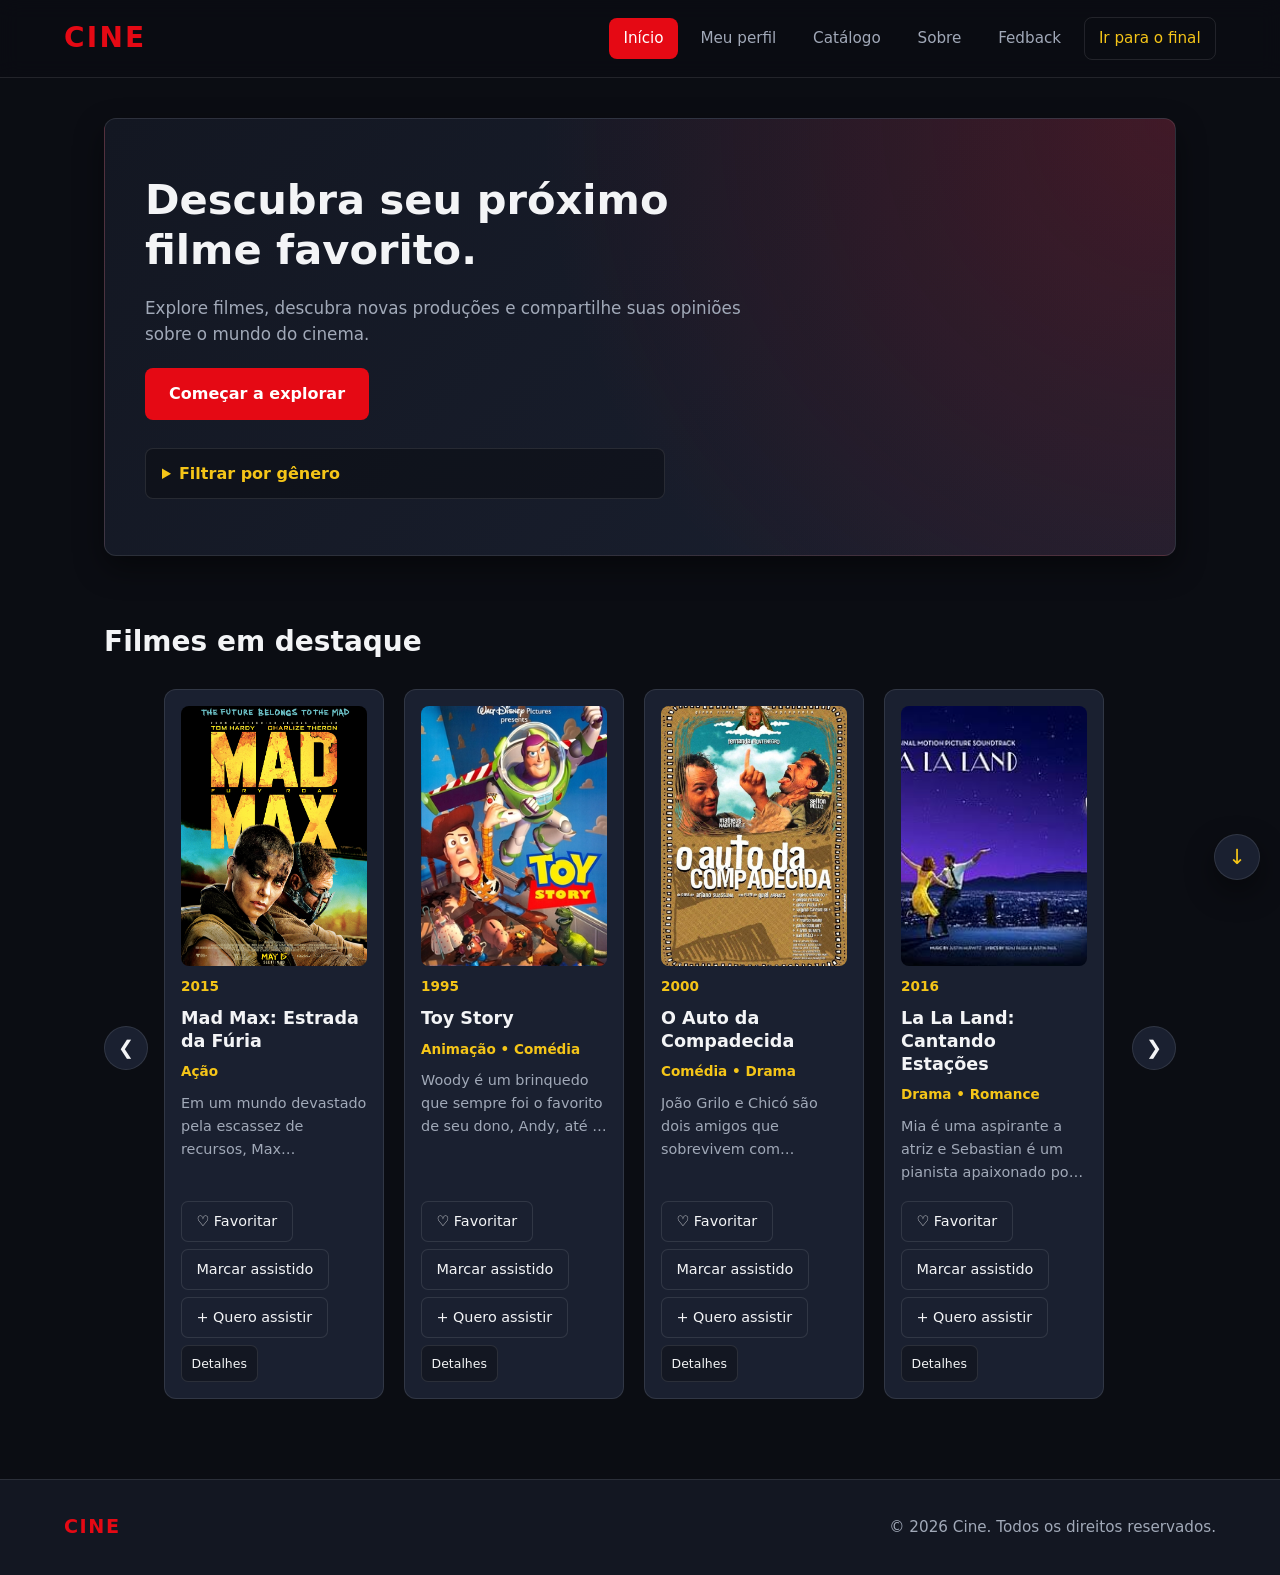
<file: index.html>
<!DOCTYPE html>
<html lang="pt-BR">
<head>
    <meta charset="UTF-8">
    <meta name="viewport" content="width=device-width, initial-scale=1.0">
    <title>Cine | Descubra novos filmes</title>
    <link rel="stylesheet" href="style.css">
    <script src="script.js" defer></script>
</head>
<body>
    <header>
        <h1>Cine</h1>
        <nav aria-label="Navegação principal">
            <ul>
                <li><a href="index.html" aria-current="page">Início</a></li>
                <li><a href="perfil.html">Meu perfil</a></li>
                <li><a href="filmes.html">Catálogo</a></li>
                <li><a href="sobre.html">Sobre</a></li>
                <li><a href="feedback.html">Fedback</a></li>
            </ul>
        </nav>
    </header>
    <main>
        <section class="apresentacao">
            <h2>Descubra seu próximo filme favorito.</h2>
            <p>Explore filmes, descubra novas produções e compartilhe suas opiniões sobre o mundo do cinema.</p>
            <a href="filmes.html">Começar a explorar</a>

            <details>
                <summary>Filtrar por gênero</summary>
                <ul>
                    <li><a href="filmes.html?genero=acao">Ação</a></li>
                    <li><a href="filmes.html?genero=animacao">Animação</a></li>
                    <li><a href="filmes.html?genero=comedia">Comédia</a></li>
                    <li><a href="filmes.html?genero=drama">Drama</a></li>
                    <li><a href="filmes.html?genero=romance">Romance</a></li>
                    <li><a href="filmes.html?genero=terror">Terror</a></li>
                </ul>
            </details>
        </section>
        
        <section class="filmes-destaque">
            <h2>Filmes em destaque</h2>

            <div class="carrossel">
                <button type="button" class="anterior" aria-label="Filmes anteriores">&#10094;</button>

                <div class="carrossel-filmes">
                    <!--Os cinco filmes em destaque serão adicionados pelo JS-->
                </div>
                    
                <button type="button" class="proximo" aria-label="Próximos filmes">&#10095;</button>
            </div>
        </section>
    </main>
    <footer>
        <p>Cine</p>
        <p>&copy; 2026 Cine. Todos os direitos reservados.</p>
    </footer>
</body>
</html>
</file>
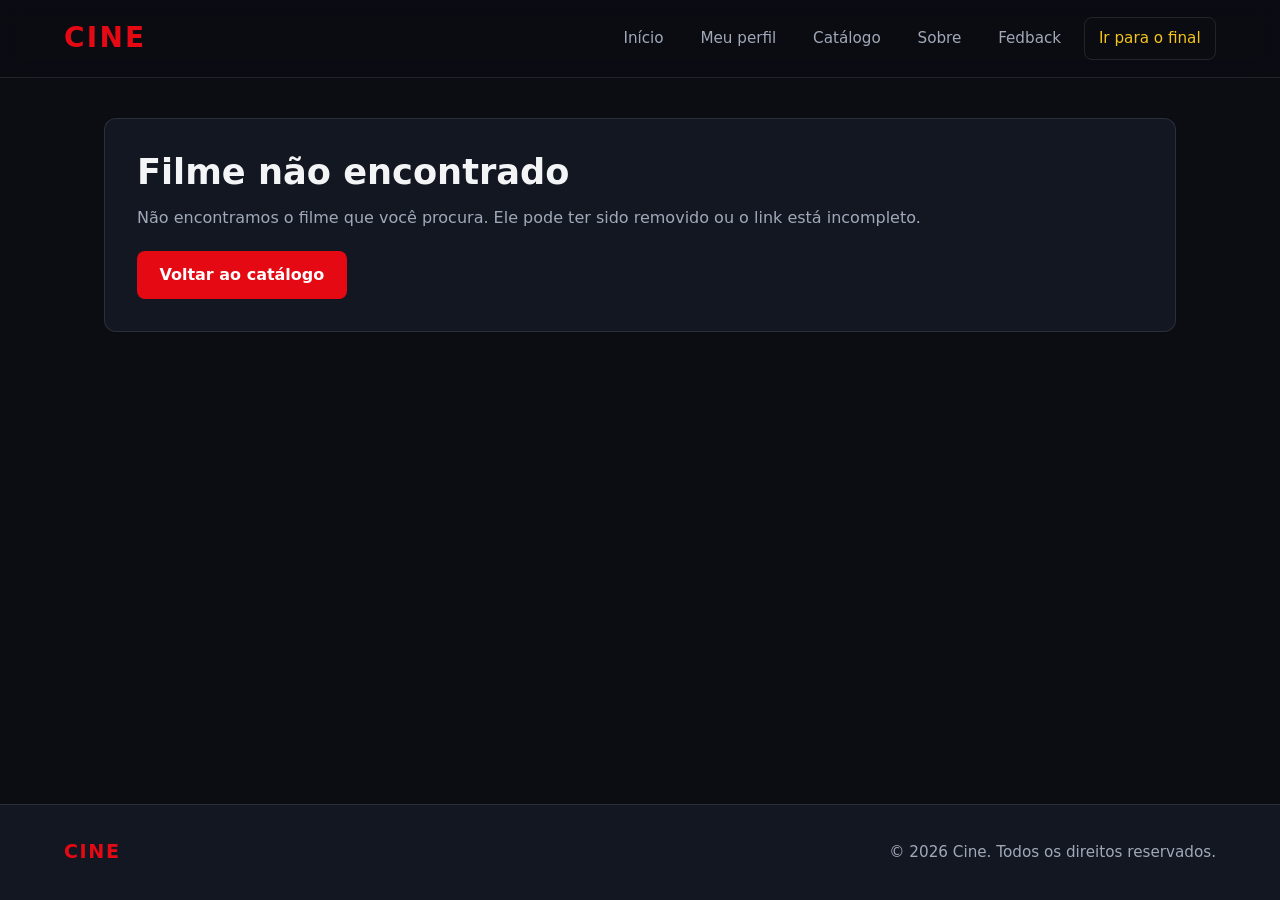
<file: detalhes.html>
<!DOCTYPE html>
<html lang="pt-BR">
<head>
    <meta charset="UTF-8">
    <meta name="viewport" content="width=device-width, initial-scale=1.0">
    <title>Detalhes do filme | Cine</title>
    <link rel="stylesheet" href="style.css">
    <script src="script.js" defer></script>
</head>
<body>
    <header>
        <h1>Cine</h1>
        <nav aria-label="Navegação principal">
            <ul>
                <li><a href="index.html">Início</a></li>
                <li><a href="perfil.html">Meu perfil</a></li>
                <li><a href="filmes.html">Catálogo</a></li>
                <li><a href="sobre.html">Sobre</a></li>
                <li><a href="feedback.html">Fedback</a></li>
            </ul>
        </nav>
    </header>
    <main>
        <section class="detalhes-filme">
            <h2 id="titulo-filme"></h2>

            <img src="" alt="Pôster do filme" id="poster-filme">

            <p id="ano-filme"></p>
            <p id="genero-filme"></p>

            <h3>Sinopse</h3>
            <p id="sinopse-filme"></p>

            <div class="acoes-filme">
                <button type="button" id="botao-favoritar">Adicionar aos favoritos</button>
                <button type="button" id="botao-assistido">Marcar como assistido</button>
                <button type="button" id="botao-lista">Quero assistir</button>
            </div>

            <div class="avaliacao-filme">
                <h3>Avalie este filme</h3>
                <label for="avaliacao">Sua nota:</label>
                <input type="range" id="avaliacao" name="avaliacao" min="0" max="5" step="0.5" value="2.5">
            </div>
        </section>

        <section class="comentarios">
            <h2>Comentários</h2>

            <form id="form-comentario">
                <label for="comentario">Deixe sua opinião:</label>
                <textarea id="comentario" name="comentario" rows="5" placeholder="Escreva seu comentário..." required></textarea>

                <button type="submit">Enviar comentário</button>
            </form>

            <div class="lista-comentarios">
                <!--Os comentários serão adicionados pelo JS-->
            </div>
        </section>
    </main>
    <footer>
        <p>Cine</p>
        <p>&copy; 2026 Cine. Todos os direitos reservados.</p>
    </footer>
</body>
</html>
</file>
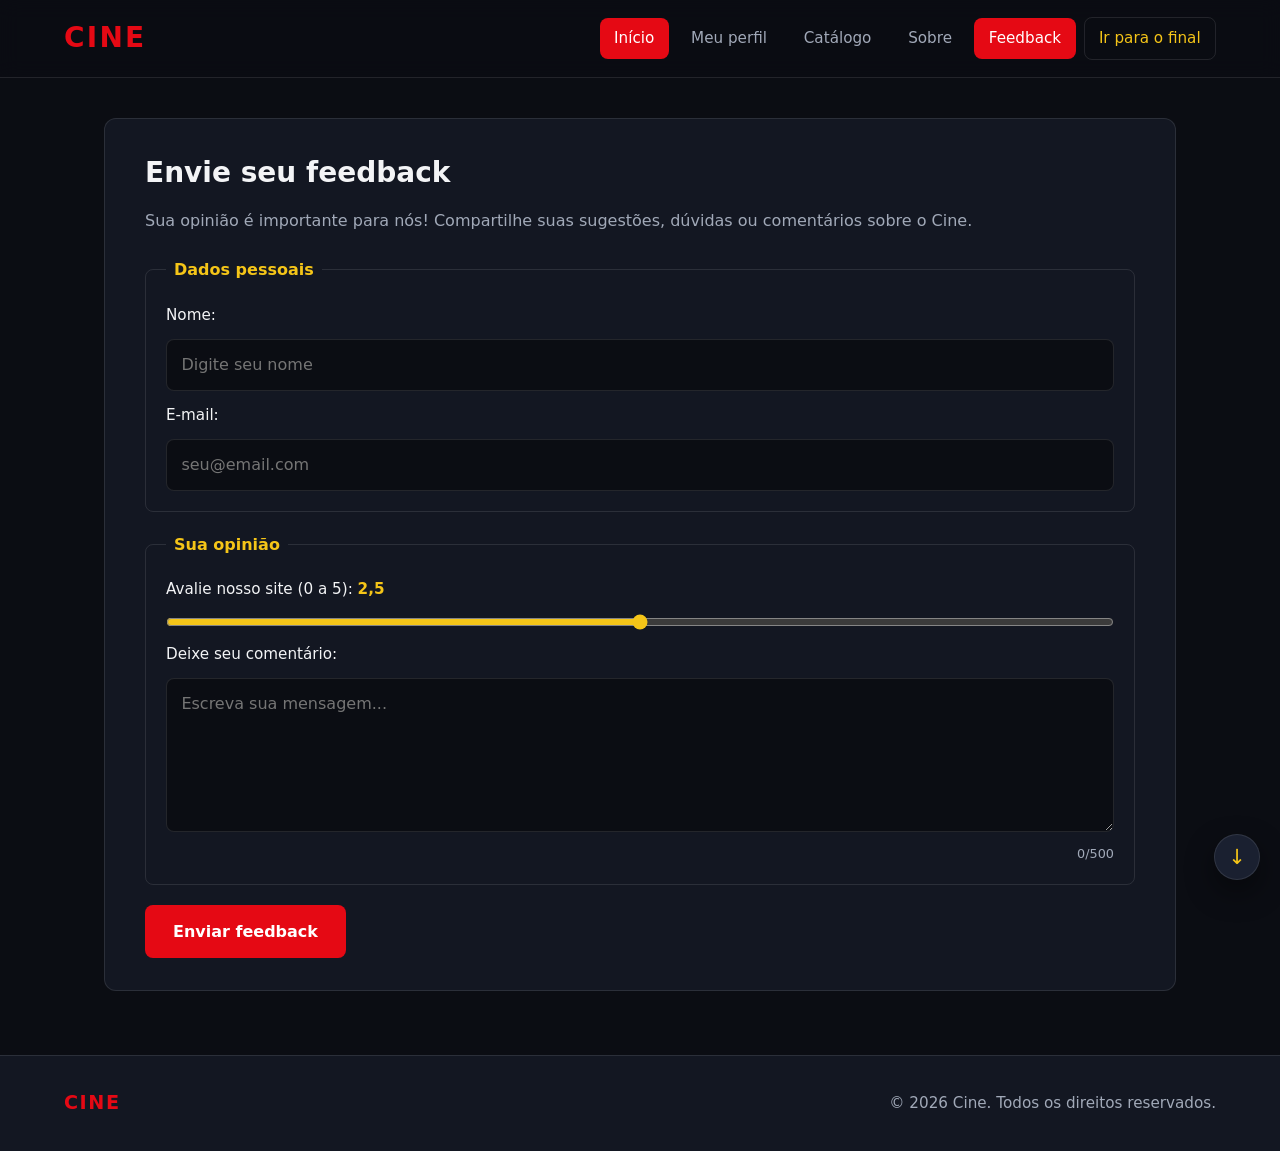
<file: feedback.html>
<!DOCTYPE html>
<html lang="pt-BR">
<head>
    <meta charset="UTF-8">
    <meta name="viewport" content="width=device-width, initial-scale=1.0">
    <title>Avalie nosso site</title>
    <link rel="stylesheet" href="style.css">
    <script src="script.js" defer></script>
</head>
<body>
    <header>
        <h1>Cine</h1>
        <nav aria-label="Navegação principal">
            <ul>
                <li><a href="index.html" aria-current="page">Início</a></li>
                <li><a href="perfil.html">Meu perfil</a></li>
                <li><a href="filmes.html">Catálogo</a></li>
                <li><a href="sobre.html">Sobre</a></li>
                <li><a href="feedback.html" aria-current="page">Feedback</a></li>
            </ul>
        </nav>
    </header>
    <main>
        <section class="feedback" id="feedback">
            <h2>Envie seu feedback</h2>
            <p>Sua opinião é importante para nós!
                Compartilhe suas sugestões, dúvidas ou comentários sobre o Cine.
            </p>

            <form id="form-feedback">
                <fieldset>
                    <legend>Dados pessoais</legend>
                        
                        <label for="nome">Nome:</label>
                        <input type="text" id="nome" name="nome" placeholder="Digite seu nome" required>
                        
                        <label for="email">E-mail:</label>
                        <input type="email" id="email" name="email" placeholder="seu@email.com" required>
                </fieldset>
                <fieldset>
                    <legend>Sua opinião</legend>
                    
                    <label for="avaliacao">Avalie nosso site (0 a 5):</label>
                    <input type="range" id="avaliacao" name="avaliacao" min="0" max="5" step="0.5" value="2.5">
                    
                    <label for="mensagem">Deixe seu comentário:</label>
                    <textarea id="mensagem" name="mensagem" rows="5" placeholder="Escreva sua mensagem..." required></textarea>
                </fieldset>

                <button type="submit">Enviar feedback</button>
            </form>
        </section>
    </main>
    <footer>
        <p>Cine</p>
        <p>&copy; 2026 Cine. Todos os direitos reservados.</p>
    </footer>
</body>
</html>
</file>
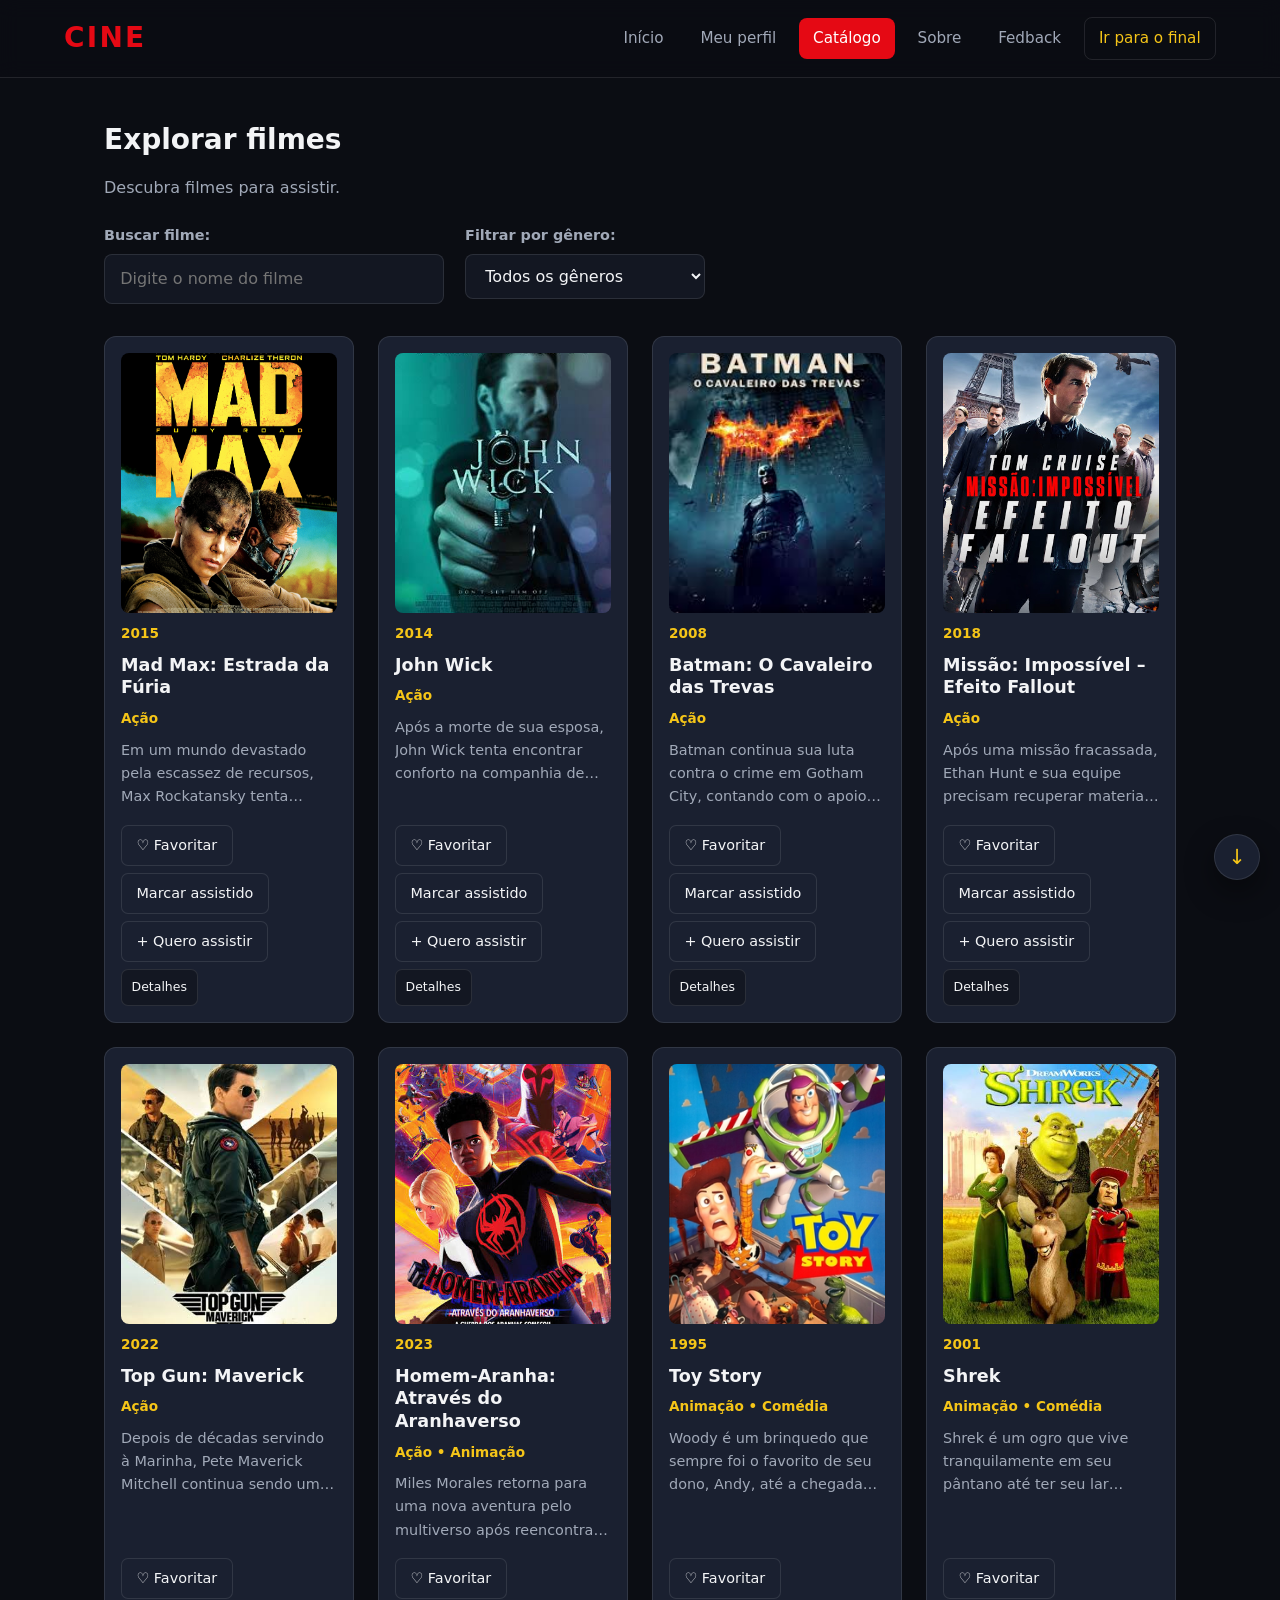
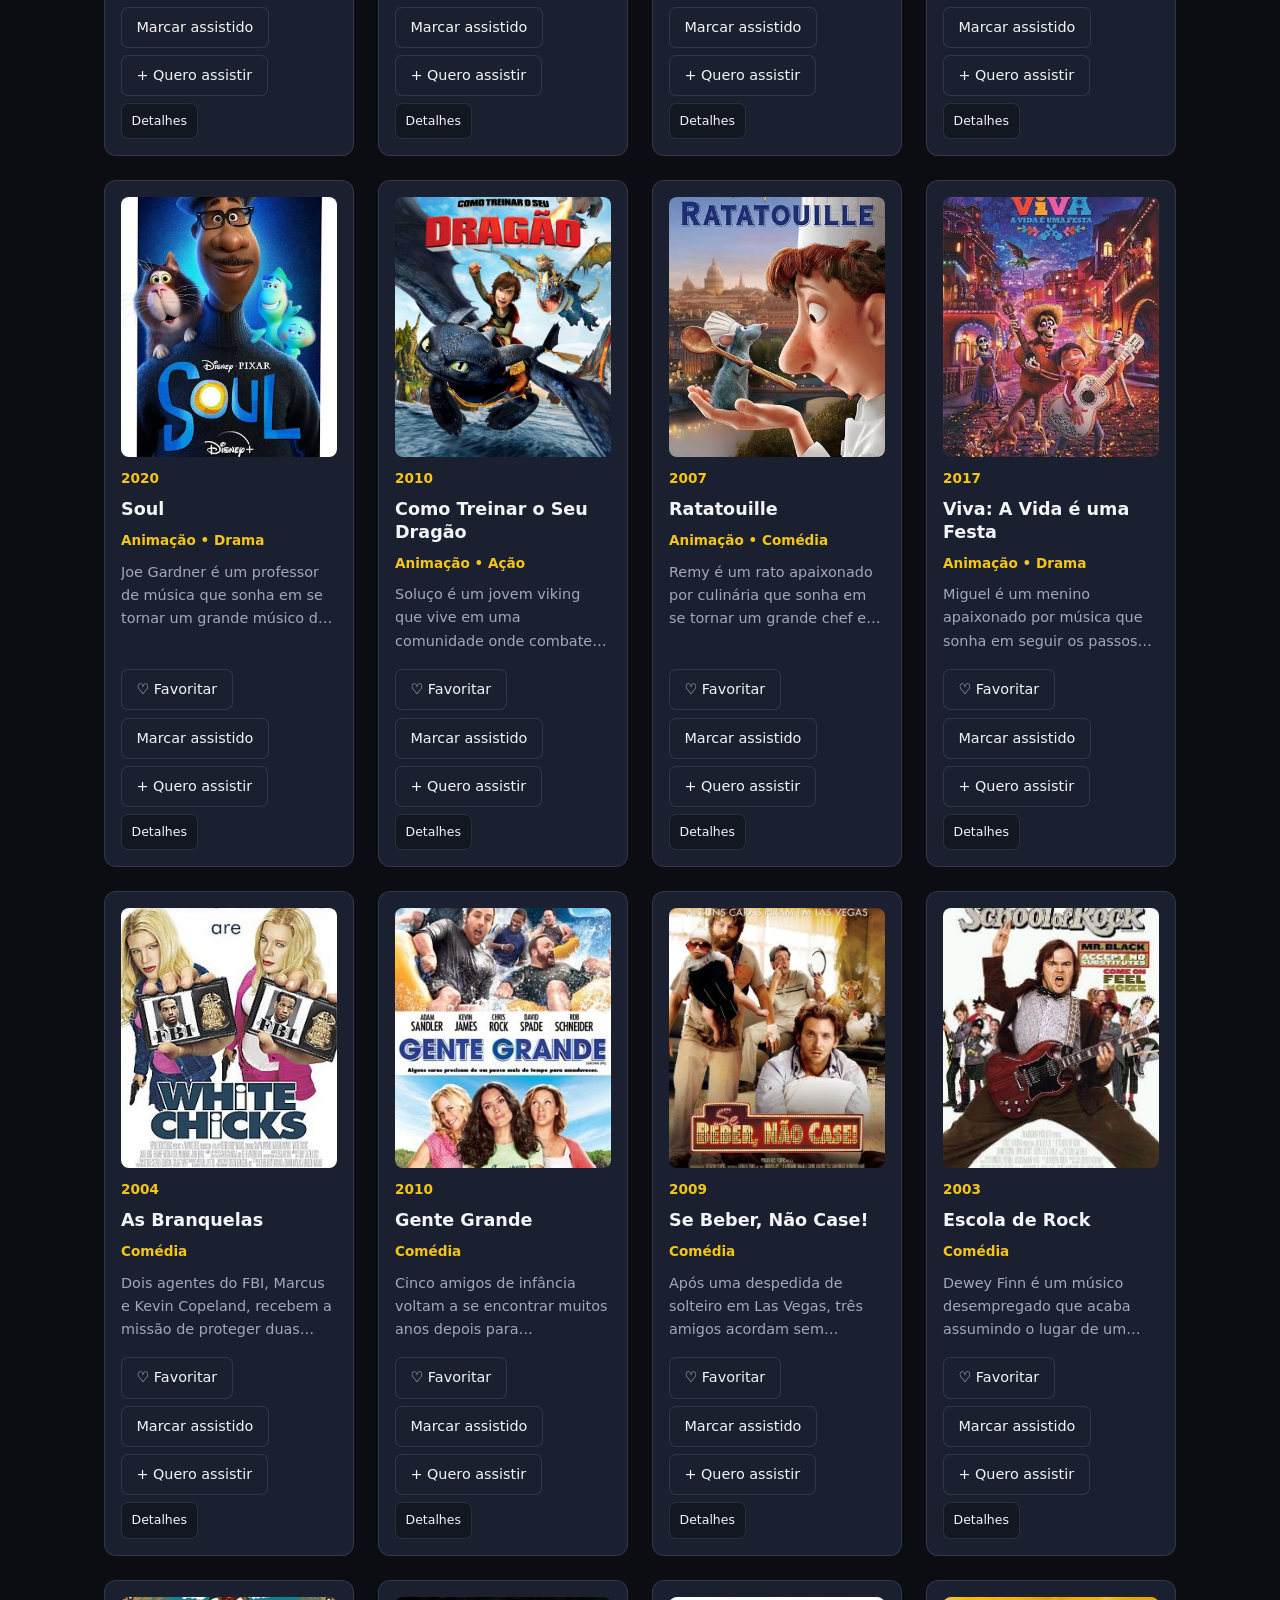
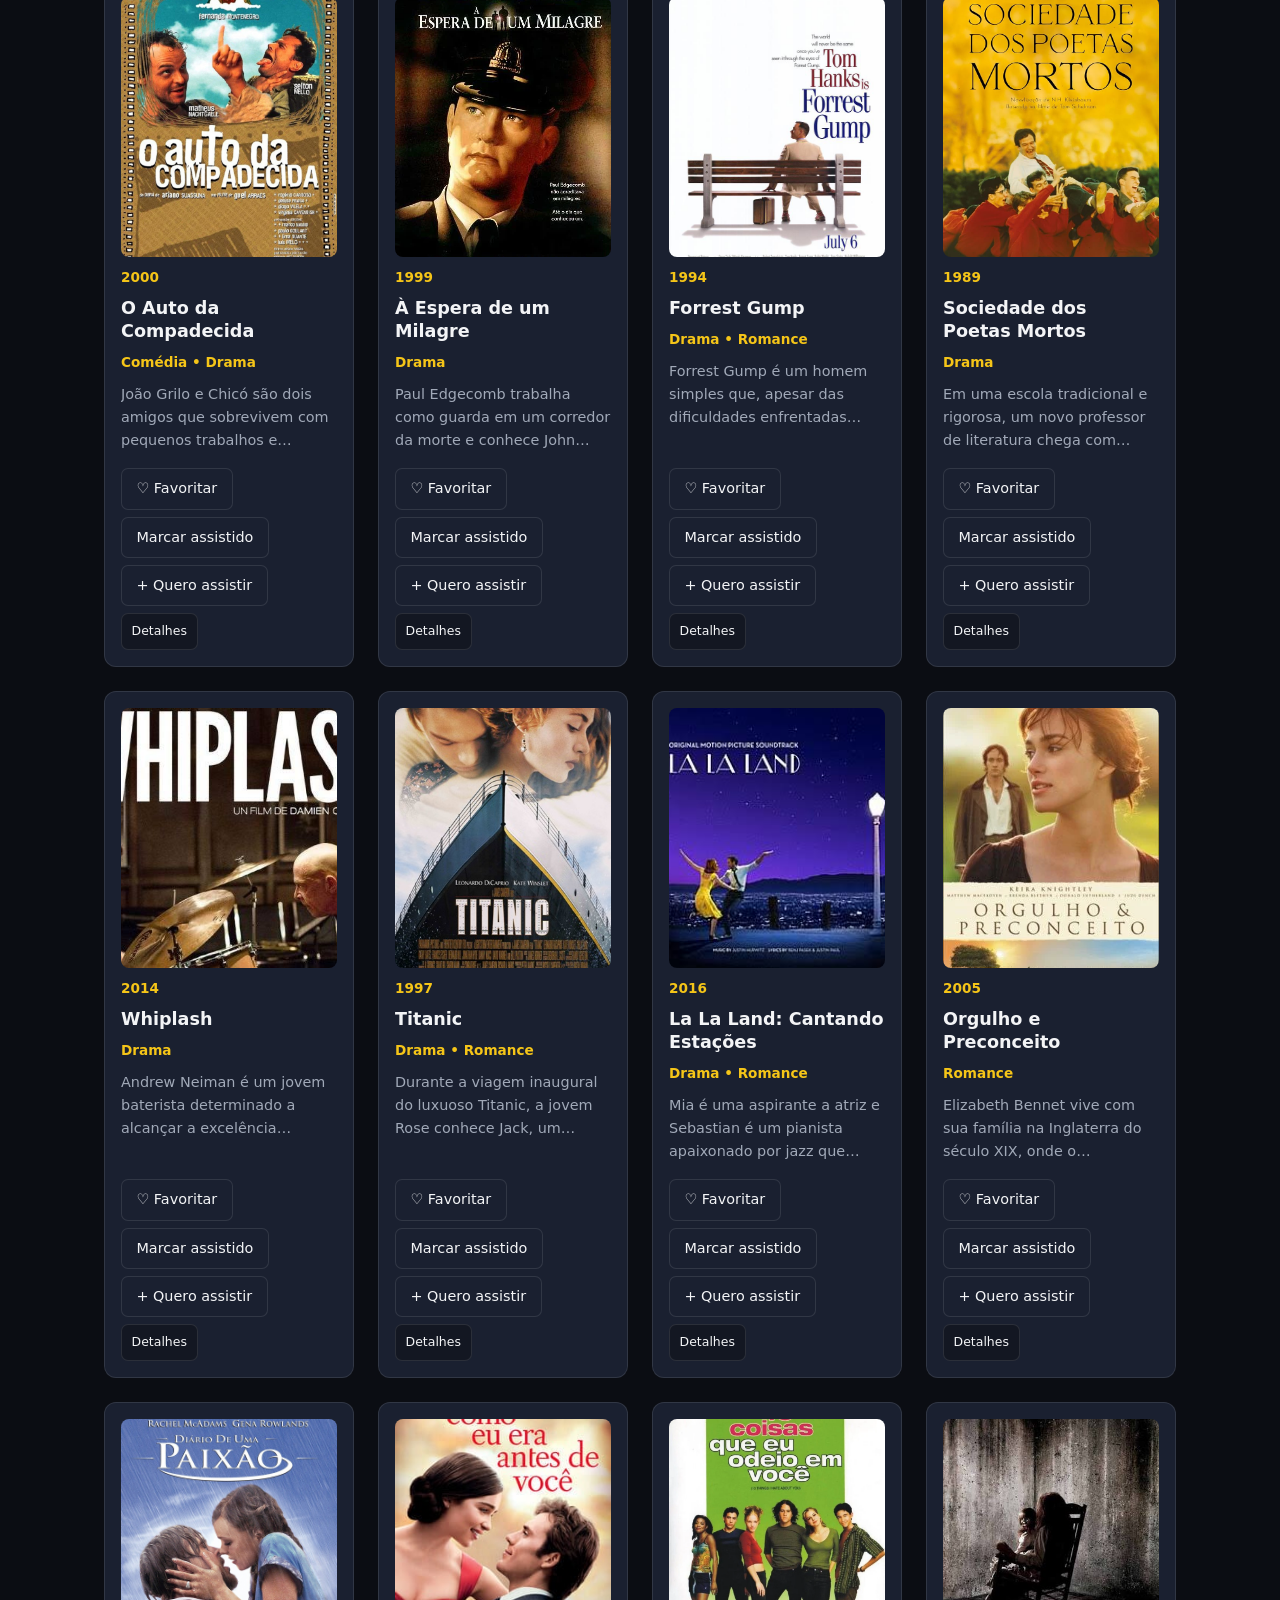
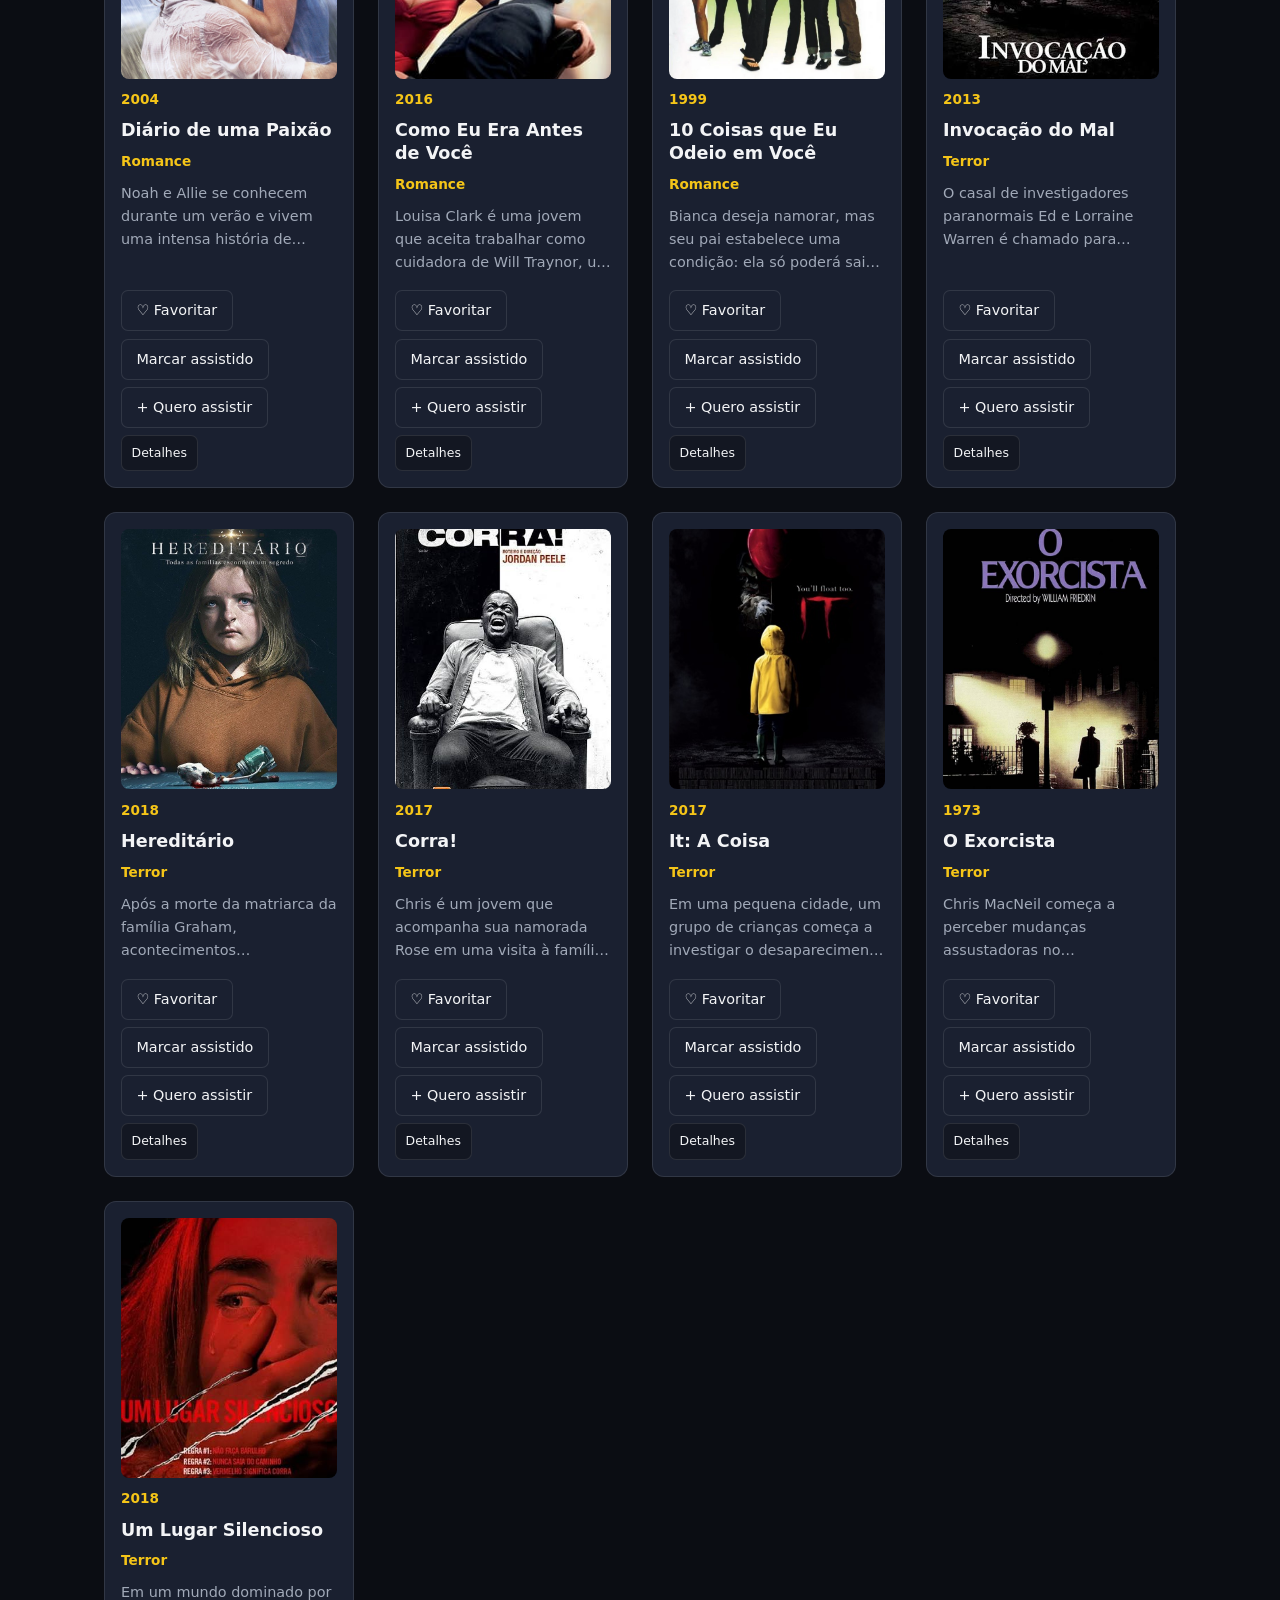
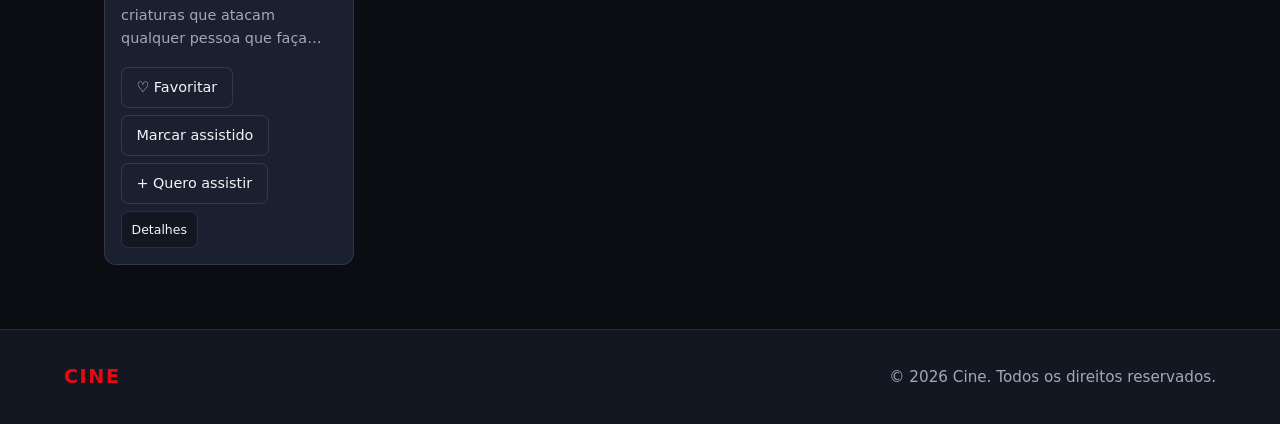
<file: filmes.html>
<!DOCTYPE html>
<html lang="pt-BR">
<head>
    <meta charset="UTF-8">
    <meta name="viewport" content="width=device-width, initial-scale=1.0">
    <title>Catálogo | Cine</title>
    <link rel="stylesheet" href="style.css">
    <script src="script.js" defer></script>
</head>
<body>
    <header>
        <h1>Cine</h1>
        <nav aria-label="Navegação principal">
            <ul>
                <li><a href="index.html">Início</a></li>
                <li><a href="perfil.html">Meu perfil</a></li>
                <li><a href="filmes.html" aria-current="page">Catálogo</a></li>
                <li><a href="sobre.html">Sobre</a></li>
                <li><a href="feedback.html">Fedback</a></li>
            </ul>
        </nav>
    </header>
    <main>
        <section class="catalogo">
            <h2>Explorar filmes</h2>
            <p>Descubra filmes para assistir.</p>

            <div class="busca-filmes">
                <label for="busca">Buscar filme:</label>
                <input type="search" id="busca" name="busca" placeholder="Digite o nome do filme">
            </div>

            <div class="filtro-genero">
                <label for="genero">Filtrar por gênero:</label>
                <select id="genero" name="genero">
                    <option value="todos">Todos os gêneros</option>
                    <option value="acao">Ação</option>
                    <option value="animacao">Animação</option>
                    <option value="comedia">Comédia</option>
                    <option value="drama">Drama</option>
                    <option value="romance">Romance</option>
                    <option value="terror">Terror</option>
                </select>
            </div>

            <div class="lista-filmes">
                <!--OS filmes serão adicionados pelo JS-->
            </div>
            <p id="mensagem-vazia" hidden>Nenhum filme encontrado.</p>
        </section>
    </main>
    <footer>
        <p>Cine</p>
        <p>&copy; 2026 Cine. Todos os direitos reservados.</p>
    </footer>
</body>
</html>
</file>
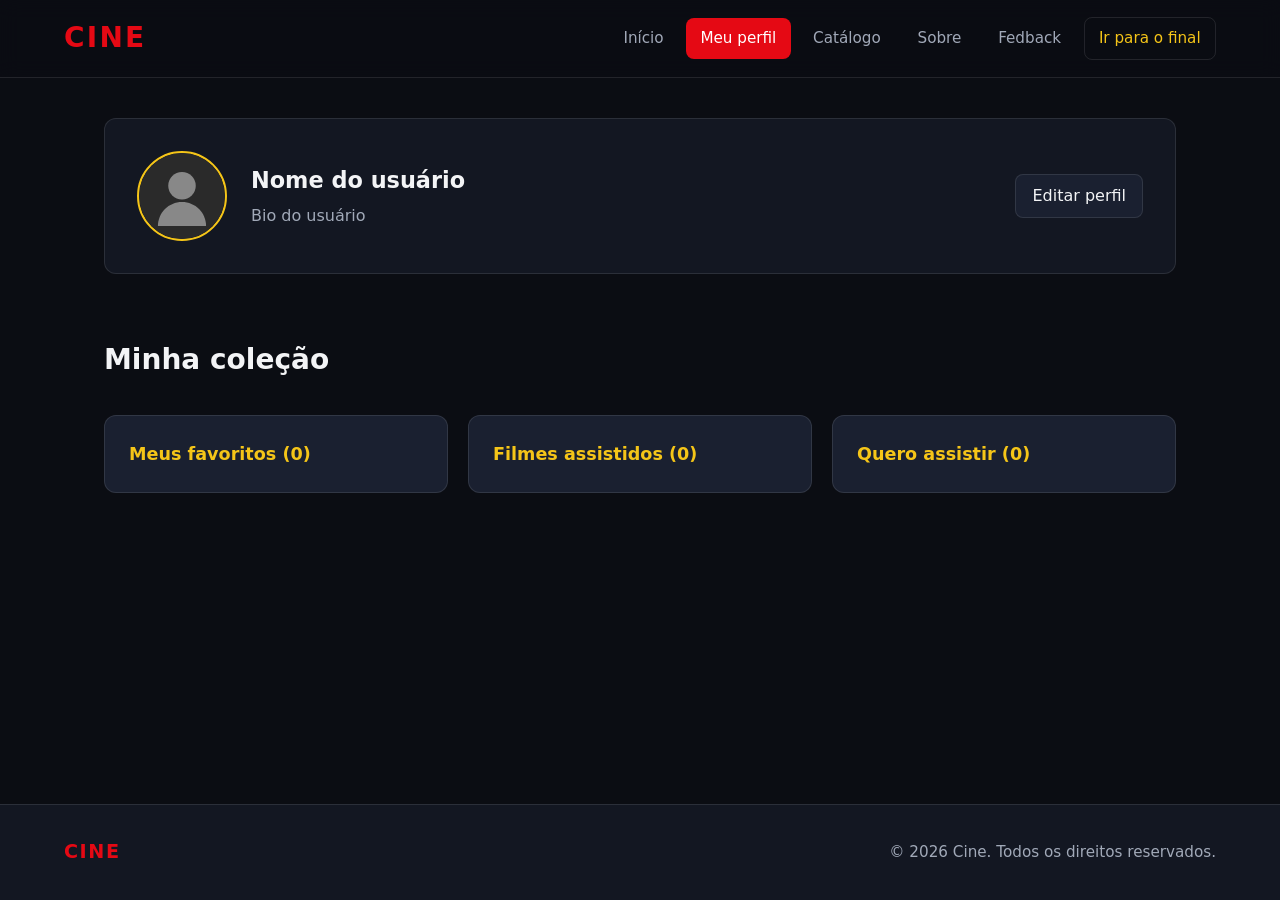
<file: perfil.html>
<!DOCTYPE html>
<html lang="pt-BR">
<head>
    <meta charset="UTF-8">
    <meta name="viewport" content="width=device-width, initial-scale=1.0">
    <title>Perfil | Cine</title>
    <link rel="stylesheet" href="style.css">
    <script src="script.js" defer></script>
</head>
<body>
    <header>
        <h1>Cine</h1>
        <nav aria-label="Navegação principal">
            <ul>
                <li><a href="index.html">Início</a></li>
                <li><a href="perfil.html" aria-current="page">Meu perfil</a></li>
                <li><a href="filmes.html">Catálogo</a></li>
                <li><a href="sobre.html">Sobre</a></li>
                <li><a href="feedback.html">Fedback</a></li>
            </ul>
        </nav>
    </header>
    <main>
        <section class="perfil-usuario">
            <img src="https://img.magnific.com/vetores-premium/[base64].jpg?semt=ais_hybrid&w=740&q=80" alt="Foto de perfil do usuário">

            <div>
                <h2>Nome do usuário</h2>
                <p>Bio do usuário</p>
            </div>
        </section>
        
        <section class="minha-colecao">
            <h2>Minha coleção</h2>

            <div class="colecao-links">
                <button type="button" class="colecao-item" id="botao-favoritos" aria-expanded="false">Meus favoritos</button>

                <button type="button" class="colecao-item" id="botao-assistidos" aria-expanded="false">Filmes assistidos</button>

                <button type="button" class="colecao-item" id="botao-quero-assistir" aria-expanded="false">Quero assistir</button>
            </div>

            <div id="favoritos" hidden>
                <!--FIlmes serão adicionados pelo JS-->
            </div>
            <div id="assistidos" hidden>
                <!--FIlmes serão adicionados pelo JS-->
            </div>
            <div id="quero-assistir" hidden>
                <!--FIlmes serão adicionados pelo JS-->
            </div>
        </section>
    </main>
    <footer>
        <p>Cine</p>
        <p>&copy; 2026 Cine. Todos os direitos reservados.</p>
    </footer>
</body>
</html>
</file>
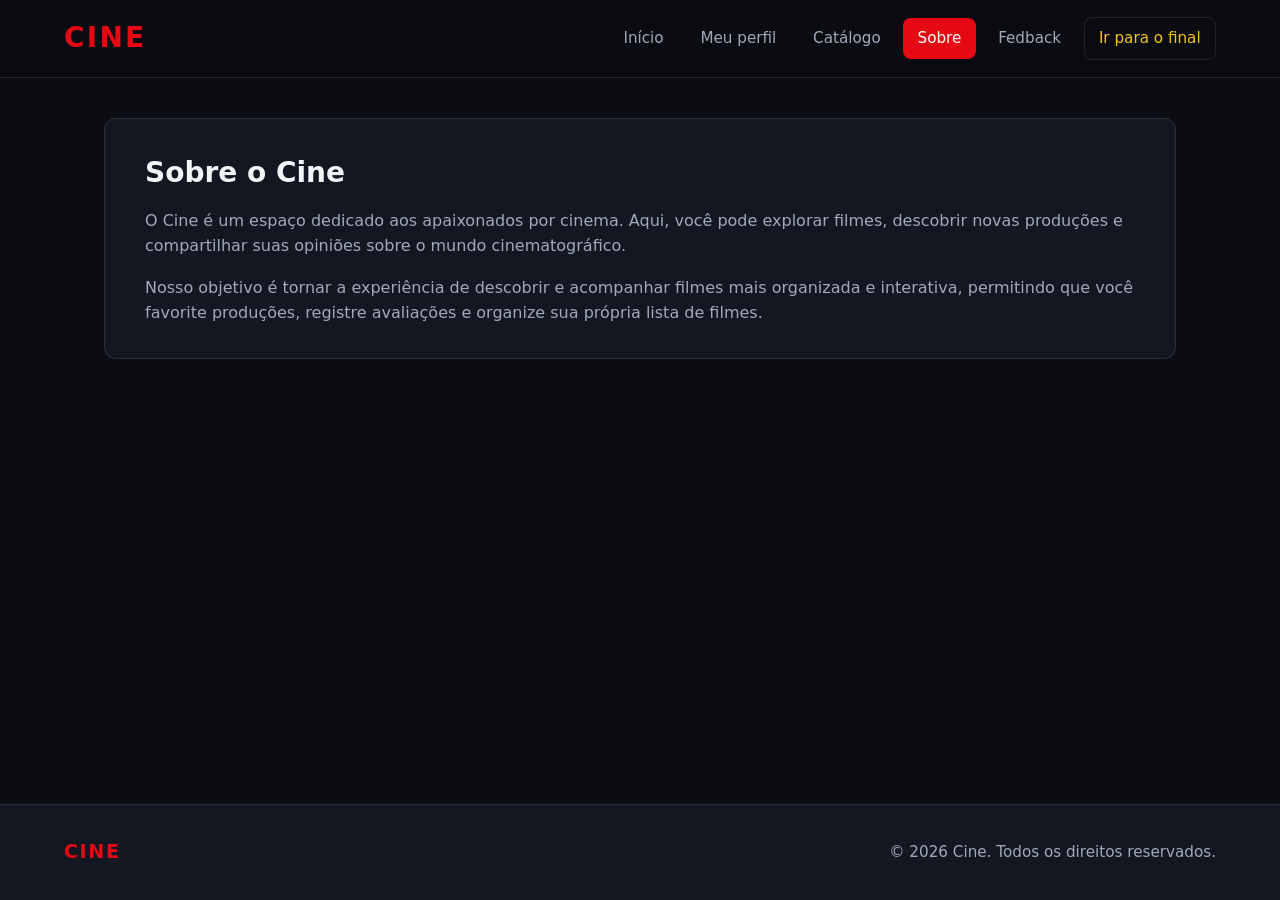
<file: sobre.html>
<!DOCTYPE html>
<html lang="pt-BR">
<head>
    <meta charset="UTF-8">
    <meta name="viewport" content="width=device-width, initial-scale=1.0">
    <title>Sobre | Cine</title>
    <link rel="stylesheet" href="style.css">
    <script src="script.js" defer></script>
</head>
<body>
    <header>
        <h1>Cine</h1>
        <nav aria-label="Navegação principal">
            <ul>
                <li><a href="index.html">Início</a></li>
                <li><a href="perfil.html">Meu perfil</a></li>
                <li><a href="filmes.html">Catálogo</a></li>
                <li><a href="sobre.html" aria-current="page">Sobre</a></li>
                <li><a href="feedback.html">Fedback</a></li>
            </ul>
        </nav>
    </header>
    <main>
        <section class="sobre-cine">
            <h2>Sobre o Cine</h2>

            <p>O Cine é um espaço dedicado aos apaixonados por cinema. Aqui, você pode explorar filmes, descobrir novas produções e compartilhar suas opiniões sobre o mundo cinematográfico.</p>
            <p>Nosso objetivo é tornar a experiência de descobrir e acompanhar filmes mais organizada e interativa, permitindo que você favorite produções, registre avaliações e organize sua própria lista de filmes.</p>
        </section>
    </main>
    <footer>
        <p>Cine</p>
        <p>&copy; 2026 Cine. Todos os direitos reservados.</p>
    </footer>
</body>
</html>
</file>
<file: style.css>
:root {
    --bg-principal: #0b0d13;
    --bg-secundario: #131722;
    --bg-card: #1a2030;
    --bg-card-hover: #222a3f;
    --borda: rgba(255, 255, 255, 0.1);
    --texto-principal: #f3f4f6;
    --texto-secundario: #a1a9b8;
    --destaque: #e50914;
    --destaque-hover: #ff1f2b;
    --dourado: #f5c518;
    --sucesso: #22c55e;
    --sombra: 0 12px 30px rgba(0, 0, 0, 0.45);
    --raio: 12px;
    --transicao: 0.25s ease;
}

* {
    margin: 0;
    padding: 0;
    box-sizing: border-box;
}

html {
    scroll-behavior: smooth;
}

body {
    font-family: system-ui, -apple-system, "Segoe UI", Roboto, Helvetica, Arial, sans-serif;
    background-color: var(--bg-principal);
    color: var(--texto-principal);
    line-height: 1.6;
    min-height: 100vh;
    display: flex;
    flex-direction: column;
}

a {
    color: inherit;
    text-decoration: none;
}

ul {
    list-style: none;
}

img {
    max-width: 100%;
    display: block;
}

button,
input,
select,
textarea {
    font: inherit;
    color: inherit;
}

/* Cabeçalho */
header {
    position: sticky;
    top: 0;
    z-index: 100;
    background-color: rgba(11, 13, 19, 0.92);
    backdrop-filter: blur(10px);
    border-bottom: 1px solid var(--borda);
    padding: 1rem 5%;
    display: flex;
    align-items: center;
    justify-content: space-between;
    gap: 1.5rem;
}

header h1 {
    font-size: 1.75rem;
    font-weight: 800;
    letter-spacing: 0.08em;
    text-transform: uppercase;
    color: var(--destaque);
}

header nav ul {
    display: flex;
    align-items: center;
    flex-wrap: wrap;
    gap: 0.5rem;
}

header nav a {
    display: inline-block;
    padding: 0.5rem 0.9rem;
    border-radius: 8px;
    font-size: 0.95rem;
    font-weight: 500;
    color: var(--texto-secundario);
    transition: background-color var(--transicao), color var(--transicao);
}

header nav a:hover,
header nav a:focus-visible {
    background-color: var(--bg-card);
    color: var(--texto-principal);
}

header nav a[aria-current="page"] {
    background-color: var(--destaque);
    color: #ffffff;
}

header nav a[href="#final"] {
    border: 1px solid var(--borda);
    color: var(--dourado);
}

header nav a[href="#final"]:hover,
header nav a[href="#final"]:focus-visible {
    border-color: var(--dourado);
    background-color: rgba(245, 197, 24, 0.12);
}

/* Conteúdo principal */
main {
    flex: 1;
    width: 100%;
    max-width: 1200px;
    margin: 0 auto;
    padding: 2.5rem 5% 4rem;
    display: flex;
    flex-direction: column;
    gap: 4rem;
}

section {
    scroll-margin-top: 5.5rem;
}

section > h2 {
    font-size: 1.75rem;
    font-weight: 700;
    margin-bottom: 0.75rem;
    color: var(--texto-principal);
}

/* Apresentação (Hero) */
.apresentacao {
    background: radial-gradient(circle at top right, rgba(229, 9, 20, 0.2), transparent 55%),
                linear-gradient(135deg, var(--bg-secundario), var(--bg-card));
    border: 1px solid var(--borda);
    border-radius: var(--raio);
    padding: 3.5rem 2.5rem;
    box-shadow: var(--sombra);
    display: flex;
    flex-direction: column;
    align-items: flex-start;
    gap: 1.25rem;
}

.apresentacao h2 {
    font-size: clamp(1.8rem, 4vw, 2.6rem);
    line-height: 1.2;
    max-width: 22ch;
    margin-bottom: 0;
}

.apresentacao p {
    color: var(--texto-secundario);
    max-width: 58ch;
    font-size: 1.05rem;
}

.apresentacao > a {
    display: inline-block;
    background-color: var(--destaque);
    color: #ffffff;
    font-weight: 600;
    padding: 0.8rem 1.5rem;
    border-radius: 8px;
    transition: background-color var(--transicao), transform var(--transicao);
}

.apresentacao > a:hover,
.apresentacao > a:focus-visible {
    background-color: var(--destaque-hover);
    transform: translateY(-2px);
}

.apresentacao details {
    margin-top: 0.5rem;
    width: 100%;
    max-width: 520px;
    background-color: rgba(11, 13, 19, 0.55);
    border: 1px solid var(--borda);
    border-radius: 8px;
    padding: 0.75rem 1rem;
}

.apresentacao summary {
    cursor: pointer;
    font-weight: 600;
    color: var(--dourado);
}

.apresentacao details ul {
    margin-top: 0.9rem;
    display: flex;
    flex-wrap: wrap;
    gap: 0.5rem;
}

.apresentacao details a {
    display: inline-block;
    padding: 0.4rem 0.85rem;
    border-radius: 999px;
    background-color: var(--bg-card);
    border: 1px solid var(--borda);
    font-size: 0.9rem;
    color: var(--texto-secundario);
    transition: all var(--transicao);
}

.apresentacao details a:hover,
.apresentacao details a:focus-visible {
    background-color: var(--destaque);
    border-color: var(--destaque);
    color: #ffffff;
}

/* Filmes em destaque (Carrossel) */
.carrossel {
    position: relative;
    display: flex;
    align-items: center;
    gap: 0.75rem;
    margin-top: 1rem;
}

.carrossel-filmes {
    flex: 1;
    display: flex;
    gap: 1.25rem;
    overflow-x: auto;
    scroll-behavior: smooth;
    padding: 0.5rem 0.25rem 1rem;
    scrollbar-width: thin;
    scrollbar-color: var(--bg-card-hover) transparent;
}

.carrossel button.anterior,
.carrossel button.proximo {
    flex-shrink: 0;
    width: 44px;
    height: 44px;
    border-radius: 50%;
    border: 1px solid var(--borda);
    background-color: var(--bg-card);
    color: var(--texto-principal);
    font-size: 1.2rem;
    cursor: pointer;
    display: grid;
    place-items: center;
    transition: background-color var(--transicao), border-color var(--transicao);
}

.carrossel button.anterior:hover,
.carrossel button.proximo:hover {
    background-color: var(--destaque);
    border-color: var(--destaque);
}

/* Catálogo */
.catalogo > p {
    color: var(--texto-secundario);
    margin-bottom: 1.5rem;
}

.busca-filmes,
.filtro-genero {
    display: inline-flex;
    flex-direction: column;
    gap: 0.4rem;
    margin-bottom: 1.5rem;
    vertical-align: top;
}

.busca-filmes {
    width: min(100%, 340px);
    margin-right: 1rem;
}

.filtro-genero {
    width: min(100%, 240px);
}

.busca-filmes label,
.filtro-genero label {
    font-size: 0.9rem;
    font-weight: 600;
    color: var(--texto-secundario);
}

.busca-filmes input,
.filtro-genero select {
    width: 100%;
    padding: 0.7rem 0.95rem;
    background-color: var(--bg-secundario);
    border: 1px solid var(--borda);
    border-radius: 8px;
    outline: none;
    transition: border-color var(--transicao);
}

.busca-filmes input:focus,
.filtro-genero select:focus {
    border-color: var(--dourado);
}

.lista-filmes {
    display: grid;
    grid-template-columns: repeat(auto-fill, minmax(220px, 1fr));
    gap: 1.5rem;
    margin-top: 0.5rem;
}

/* Estilo base para cards de filmes gerados via JS */
.lista-filmes > *,
.carrossel-filmes > * {
    background-color: var(--bg-card);
    border: 1px solid var(--borda);
    border-radius: var(--raio);
    padding: 1rem;
    display: flex;
    flex-direction: column;
    gap: 0.65rem;
    transition: transform var(--transicao), border-color var(--transicao), background-color var(--transicao);
}

.lista-filmes > *:hover,
.carrossel-filmes > *:hover {
    transform: translateY(-4px);
    border-color: rgba(245, 197, 24, 0.45);
    background-color: var(--bg-card-hover);
}

.carrossel-filmes > * {
    min-width: 210px;
}

/* Indicação visual para ações selecionadas (favoritar, assistido, etc.) */
.ativo,
.favoritado,
.selecionado,
[aria-pressed="true"] {
    background-color: var(--dourado) !important;
    color: #0b0d13 !important;
    border-color: var(--dourado) !important;
    font-weight: 700;
}

/* Perfil do usuário */
.perfil-usuario {
    background-color: var(--bg-secundario);
    border: 1px solid var(--borda);
    border-radius: var(--raio);
    padding: 2rem;
    display: flex;
    align-items: center;
    gap: 1.5rem;
}

.perfil-usuario img {
    width: 90px;
    height: 90px;
    border-radius: 50%;
    object-fit: cover;
    border: 2px solid var(--dourado);
    flex-shrink: 0;
}

.perfil-usuario h2 {
    font-size: 1.4rem;
    margin-bottom: 0.25rem;
}

.perfil-usuario p {
    color: var(--texto-secundario);
}

/* Minha coleção */
.colecao-links {
    display: grid;
    grid-template-columns: repeat(3, 1fr);
    gap: 1.25rem;
    margin-top: 1rem;
    margin-bottom: 2rem;
}

.colecao-item {
    background-color: var(--bg-card);
    border: 1px solid var(--borda);
    border-radius: var(--raio);
    padding: 1.5rem;
    transition: transform var(--transicao), border-color var(--transicao), background-color var(--transicao);
}

.colecao-item:hover,
.colecao-item:focus-visible {
    transform: translateY(-3px);
    border-color: var(--dourado);
    background-color: var(--bg-card-hover);
}

.colecao-item h3 {
    font-size: 1.15rem;
    color: var(--dourado);
    margin-bottom: 0.35rem;
}

.colecao-item p {
    color: var(--texto-secundario);
    font-size: 0.95rem;
}

.listas-colecao {
    display: flex;
    flex-direction: column;
    gap: 1.5rem;
}

.lista-colecao {
    background-color: var(--bg-secundario);
    border: 1px solid var(--borda);
    border-radius: var(--raio);
    padding: 1.5rem;
    scroll-margin-top: 5.5rem;
}

.lista-colecao h3 {
    font-size: 1.15rem;
    margin-bottom: 1rem;
    padding-bottom: 0.5rem;
    border-bottom: 1px solid var(--borda);
}

/* Sobre o Cine */
.sobre-cine {
    background-color: var(--bg-secundario);
    border: 1px solid var(--borda);
    border-radius: var(--raio);
    padding: 2rem 2.5rem;
}

.sobre-cine p + p {
    margin-top: 1rem;
}

.sobre-cine p {
    color: var(--texto-secundario);
}

/* Formulário de Feedback */
.feedback {
    background-color: var(--bg-secundario);
    border: 1px solid var(--borda);
    border-radius: var(--raio);
    padding: 2rem 2.5rem;
}

.feedback > p {
    color: var(--texto-secundario);
    margin-bottom: 1.5rem;
}

.feedback form {
    display: flex;
    flex-direction: column;
    gap: 1.25rem;
}

.feedback fieldset {
    border: 1px solid var(--borda);
    border-radius: 8px;
    padding: 1.25rem;
    display: flex;
    flex-direction: column;
    gap: 0.75rem;
}

.feedback legend {
    padding: 0 0.5rem;
    font-weight: 600;
    color: var(--dourado);
}

.feedback label {
    font-size: 0.95rem;
    font-weight: 500;
}

.feedback input[type="text"],
.feedback input[type="email"],
.feedback textarea {
    width: 100%;
    padding: 0.75rem 0.9rem;
    background-color: var(--bg-principal);
    border: 1px solid var(--borda);
    border-radius: 8px;
    outline: none;
    transition: border-color var(--transicao);
}

.feedback input[type="text"]:focus,
.feedback input[type="email"]:focus,
.feedback textarea:focus {
    border-color: var(--dourado);
}

.feedback input[type="range"] {
    accent-color: var(--dourado);
    cursor: pointer;
}

.feedback button[type="submit"] {
    align-self: flex-start;
    background-color: var(--destaque);
    color: #ffffff;
    border: none;
    border-radius: 8px;
    padding: 0.85rem 1.75rem;
    font-weight: 600;
    cursor: pointer;
    transition: background-color var(--transicao), transform var(--transicao);
}

.feedback button[type="submit"]:hover,
.feedback button[type="submit"]:focus-visible {
    background-color: var(--destaque-hover);
    transform: translateY(-2px);
}

.mensagem-confirmacao {
    margin-top: 1.25rem;
    padding: 0.9rem 1.1rem;
    border-radius: 8px;
    background-color: rgba(34, 197, 94, 0.14);
    border: 1px solid var(--sucesso);
    color: #bbf7d0;
    font-weight: 500;
}

.mensagem-confirmacao[hidden] {
    display: none;
}

/* Rodapé */
footer {
    background-color: var(--bg-secundario);
    border-top: 1px solid var(--borda);
    padding: 2rem 5%;
    display: flex;
    flex-wrap: wrap;
    align-items: center;
    justify-content: space-between;
    gap: 1rem;
    color: var(--texto-secundario);
    font-size: 0.95rem;
}

footer > p:first-child {
    font-size: 1.2rem;
    font-weight: 800;
    text-transform: uppercase;
    letter-spacing: 0.08em;
    color: var(--destaque);
}

footer nav ul {
    display: flex;
    flex-wrap: wrap;
    gap: 1.25rem;
}

footer nav a {
    transition: color var(--transicao);
}

footer nav a:hover,
footer nav a:focus-visible {
    color: var(--dourado);
}

/* Responsividade - Tablets */
@media (max-width: 900px) {
    .colecao-links {
        grid-template-columns: repeat(2, 1fr);
    }

    .apresentacao,
    .sobre-cine,
    .feedback {
        padding: 2rem 1.5rem;
    }
}

/* Responsividade - Celulares */
@media (max-width: 600px) {
    header {
        flex-direction: column;
        align-items: flex-start;
        padding: 1rem 4%;
    }

    main {
        padding: 1.5rem 4% 3rem;
        gap: 2.75rem;
    }

    .busca-filmes {
        width: 100%;
        margin-right: 0;
    }

    .filtro-genero {
        width: 100%;
    }

    .perfil-usuario {
        flex-direction: column;
        text-align: center;
    }

    .colecao-links {
        grid-template-columns: 1fr;
    }

    .carrossel button.anterior,
    .carrossel button.proximo {
        width: 36px;
        height: 36px;
    }

    footer {
        flex-direction: column;
        text-align: center;
    }
}


/* Complementos dos cards criados pelo JavaScript */
.card-filme {
    min-width: 0;
    overflow: hidden;
}

.poster-filme,
.poster-placeholder {
    width: 100%;
    height: 260px;
    border-radius: 8px;
    object-fit: cover;
    background: linear-gradient(145deg, #252d40, #10141f);
}

.poster-placeholder {
    display: flex;
    flex-direction: column;
    align-items: center;
    justify-content: center;
    gap: 0.5rem;
    color: var(--texto-secundario);
}

.poster-placeholder span {
    font-size: 3rem;
}

.poster-placeholder small {
    font-size: 0.8rem;
}

.informacoes-filme {
    display: flex;
    flex-direction: column;
    gap: 0.55rem;
    flex: 1;
}

.informacoes-filme h3 {
    font-size: 1.1rem;
    line-height: 1.3;
}

.ano-filme,
.generos-filme {
    color: var(--dourado);
    font-size: 0.85rem;
    font-weight: 600;
}

.sinopse-filme {
    color: var(--texto-secundario);
    font-size: 0.9rem;
}

.acoes-filme {
    display: flex;
    flex-wrap: wrap;
    gap: 0.45rem;
    margin-top: auto;
    padding-top: 0.5rem;
}

.botao-lista {
    border: 1px solid var(--borda);
    background: var(--bg-secundario);
    color: var(--texto-principal);
    border-radius: 7px;
    padding: 0.45rem 0.6rem;
    font-size: 0.78rem;
    cursor: pointer;
    transition: background-color var(--transicao), border-color var(--transicao);
}

.botao-lista:hover,
.botao-lista:focus-visible {
    border-color: var(--dourado);
    background: var(--bg-card-hover);
}

.mensagem-vazia {
    color: var(--texto-secundario);
    margin-top: 1rem;
}

.avatar-perfil {
    width: 90px;
    height: 90px;
    border-radius: 50%;
    border: 2px solid var(--dourado);
    background: var(--bg-card);
    display: grid;
    place-items: center;
    font-size: 2.5rem;
    flex-shrink: 0;
}

.lista-colecao .lista-filmes:empty::after {
    content: "Sua lista ainda está vazia.";
    color: var(--texto-secundario);
    font-size: 0.9rem;
}

@media (max-width: 600px) {
    .poster-filme,
    .poster-placeholder {
        height: 230px;
    }

    .acoes-filme {
        flex-direction: column;
    }

    .botao-lista {
        width: 100%;
    }
}


/* Atalhos: ir para o topo / ir para o final */
.atalhos-pagina {
    position: fixed;
    right: 1.25rem;
    bottom: 1.25rem;
    z-index: 90;
    display: flex;
    flex-direction: column;
    gap: 0.6rem;
}

.botao-atalho {
    width: 46px;
    height: 46px;
    border-radius: 50%;
    border: 1px solid var(--borda);
    background-color: var(--bg-card);
    color: var(--dourado);
    font-size: 1.3rem;
    line-height: 1;
    cursor: pointer;
    display: grid;
    place-items: center;
    box-shadow: var(--sombra);
    transition: background-color var(--transicao), border-color var(--transicao), color var(--transicao), transform var(--transicao);
}

.botao-atalho[hidden] {
    display: none;
}

.botao-atalho:hover,
.botao-atalho:focus-visible {
    background-color: var(--destaque);
    border-color: var(--destaque);
    color: #ffffff;
    transform: translateY(-2px);
}

/* Validação do formulário de feedback */
.erro-campo {
    display: block;
    color: #fca5a5;
    font-size: 0.85rem;
}

.erro-campo[hidden] {
    display: none;
}

.feedback input.invalido[aria-invalid="true"],
.feedback textarea.invalido[aria-invalid="true"] {
    border-color: #f87171;
}

.feedback output {
    color: var(--dourado);
    font-weight: 700;
}

.contador {
    align-self: flex-end;
    color: var(--texto-secundario);
    font-size: 0.8rem;
}

@media (max-width: 600px) {
    .atalhos-pagina {
        right: 0.75rem;
        bottom: 0.75rem;
    }

    .botao-atalho {
        width: 40px;
        height: 40px;
    }
}


/* ==========================================================
   Adaptações para as páginas: filmes, detalhes, perfil e sobre
   ========================================================== */

/* Cards (catálogo, carrossel e coleção) */
.link-poster {
    display: block;
    border-radius: 8px;
}

.card-filme .sinopse-filme {
    display: -webkit-box;
    -webkit-line-clamp: 3;
    line-clamp: 3;
    -webkit-box-orient: vertical;
    overflow: hidden;
}

.card-filme h3 a {
    transition: color var(--transicao);
}

.card-filme h3 a:hover,
.card-filme h3 a:focus-visible {
    color: var(--dourado);
}

.nota-card {
    color: var(--dourado);
    font-size: 0.85rem;
    font-weight: 700;
}

a.botao-lista {
    display: inline-block;
    text-align: center;
}

#mensagem-vazia,
.mensagem-vazia {
    color: var(--texto-secundario);
    margin-top: 1rem;
}

/* Perfil e coleção */
.perfil-usuario > div {
    flex: 1;
}

.botao-editar-perfil {
    border: 1px solid var(--borda);
    background-color: var(--bg-card);
    border-radius: 8px;
    padding: 0.5rem 1rem;
    cursor: pointer;
    transition: border-color var(--transicao), background-color var(--transicao);
}

.botao-editar-perfil:hover,
.botao-editar-perfil:focus-visible {
    border-color: var(--dourado);
    background-color: var(--bg-card-hover);
}

.minha-colecao {
    display: flex;
    flex-direction: column;
    gap: 1.25rem;
}

.minha-colecao .colecao-links {
    margin: 0;
}

button.colecao-item {
    font-size: 1.1rem;
    font-weight: 700;
    color: var(--dourado);
    text-align: left;
    cursor: pointer;
}

.colecao-item[aria-expanded="true"] {
    border-color: var(--dourado);
    background-color: var(--bg-card-hover);
}

/* Página de detalhes do filme */
.detalhes-filme {
    background-color: var(--bg-secundario);
    border: 1px solid var(--borda);
    border-radius: var(--raio);
    padding: 2rem;
    display: grid;
    grid-template-columns: minmax(200px, 300px) 1fr;
    column-gap: 2rem;
    row-gap: 0.75rem;
    align-items: start;
}

.detalhes-filme > * {
    grid-column: 2;
    min-width: 0;
}

.detalhes-filme > img,
.detalhes-filme > .poster-placeholder {
    grid-column: 1;
    grid-row: 1 / span 8;
    width: 100%;
    height: auto;
    aspect-ratio: 2 / 3;
    object-fit: cover;
    border-radius: var(--raio);
    box-shadow: var(--sombra);
}

.detalhes-filme > h2 {
    font-size: clamp(1.6rem, 3vw, 2.2rem);
    line-height: 1.2;
}

#ano-filme,
#genero-filme {
    color: var(--dourado);
    font-weight: 600;
}

.detalhes-filme h3 {
    font-size: 1.15rem;
    margin-top: 0.5rem;
}

#sinopse-filme {
    color: var(--texto-secundario);
}

.detalhes-filme .acoes-filme {
    margin-top: 0.5rem;
    padding-top: 0;
}

.acoes-filme button {
    border: 1px solid var(--borda);
    background: var(--bg-card);
    color: var(--texto-principal);
    border-radius: 7px;
    padding: 0.5rem 0.9rem;
    font-size: 0.9rem;
    cursor: pointer;
    transition: background-color var(--transicao), border-color var(--transicao);
}

.acoes-filme button:hover,
.acoes-filme button:focus-visible {
    border-color: var(--dourado);
    background: var(--bg-card-hover);
}

.avaliacao-filme {
    display: flex;
    flex-direction: column;
    align-items: flex-start;
    gap: 0.5rem;
    margin-top: 0.5rem;
    padding-top: 1rem;
    border-top: 1px solid var(--borda);
}

.avaliacao-filme input[type="range"] {
    width: 100%;
    max-width: 360px;
    accent-color: var(--dourado);
    cursor: pointer;
}

.avaliacao-filme output {
    color: var(--dourado);
    font-weight: 700;
}

.detalhes-filme.sem-filme {
    display: block;
}

.detalhes-filme.sem-filme p {
    color: var(--texto-secundario);
    margin: 0.75rem 0 1.25rem;
}

.botao-voltar {
    display: inline-block;
    background-color: var(--destaque);
    color: #ffffff;
    font-weight: 600;
    padding: 0.7rem 1.4rem;
    border-radius: 8px;
    transition: background-color var(--transicao);
}

.botao-voltar:hover,
.botao-voltar:focus-visible {
    background-color: var(--destaque-hover);
}

/* Comentários do filme */
.comentarios {
    background-color: var(--bg-secundario);
    border: 1px solid var(--borda);
    border-radius: var(--raio);
    padding: 2rem 2.5rem;
}

.comentarios form {
    display: flex;
    flex-direction: column;
    gap: 0.75rem;
    margin-bottom: 1.5rem;
}

.comentarios label {
    font-size: 0.95rem;
    font-weight: 500;
}

.comentarios textarea {
    width: 100%;
    padding: 0.75rem 0.9rem;
    background-color: var(--bg-principal);
    border: 1px solid var(--borda);
    border-radius: 8px;
    outline: none;
    resize: vertical;
    transition: border-color var(--transicao);
}

.comentarios textarea:focus {
    border-color: var(--dourado);
}

.comentarios button[type="submit"] {
    align-self: flex-start;
    background-color: var(--destaque);
    color: #ffffff;
    border: none;
    border-radius: 8px;
    padding: 0.75rem 1.5rem;
    font-weight: 600;
    cursor: pointer;
    transition: background-color var(--transicao), transform var(--transicao);
}

.comentarios button[type="submit"]:hover,
.comentarios button[type="submit"]:focus-visible {
    background-color: var(--destaque-hover);
    transform: translateY(-2px);
}

.lista-comentarios {
    display: flex;
    flex-direction: column;
    gap: 0.75rem;
}

.comentario {
    background-color: var(--bg-card);
    border: 1px solid var(--borda);
    border-radius: 8px;
    padding: 0.85rem 1rem;
    overflow-wrap: anywhere;
}

.rodape-comentario {
    display: flex;
    align-items: center;
    justify-content: space-between;
    gap: 1rem;
    margin-top: 0.5rem;
    color: var(--texto-secundario);
    font-size: 0.8rem;
}

.remover-comentario {
    background: none;
    border: none;
    color: var(--texto-secundario);
    font-size: 0.8rem;
    text-decoration: underline;
    cursor: pointer;
}

.remover-comentario:hover,
.remover-comentario:focus-visible {
    color: var(--destaque-hover);
}

/* Menu e rodapé */
header nav a.link-fim {
    border: 1px solid var(--borda);
    color: var(--dourado);
}

header nav a.link-fim:hover,
header nav a.link-fim:focus-visible {
    border-color: var(--dourado);
    background-color: rgba(245, 197, 24, 0.12);
}

footer > a {
    transition: color var(--transicao);
}

footer > a:hover,
footer > a:focus-visible {
    color: var(--dourado);
}

@media (max-width: 760px) {
    .detalhes-filme {
        grid-template-columns: 1fr;
        padding: 1.5rem 1.25rem;
    }

    .detalhes-filme > * {
        grid-column: 1;
    }

    .detalhes-filme > img,
    .detalhes-filme > .poster-placeholder {
        grid-row: auto;
        max-width: 280px;
    }

    .comentarios {
        padding: 1.5rem 1.25rem;
    }
}

/* Carrossel: os cards mantêm a largura e a lista rola */
.carrossel-filmes > .card-filme {
    flex: 0 0 220px;
    min-width: 220px;
}
</file>
